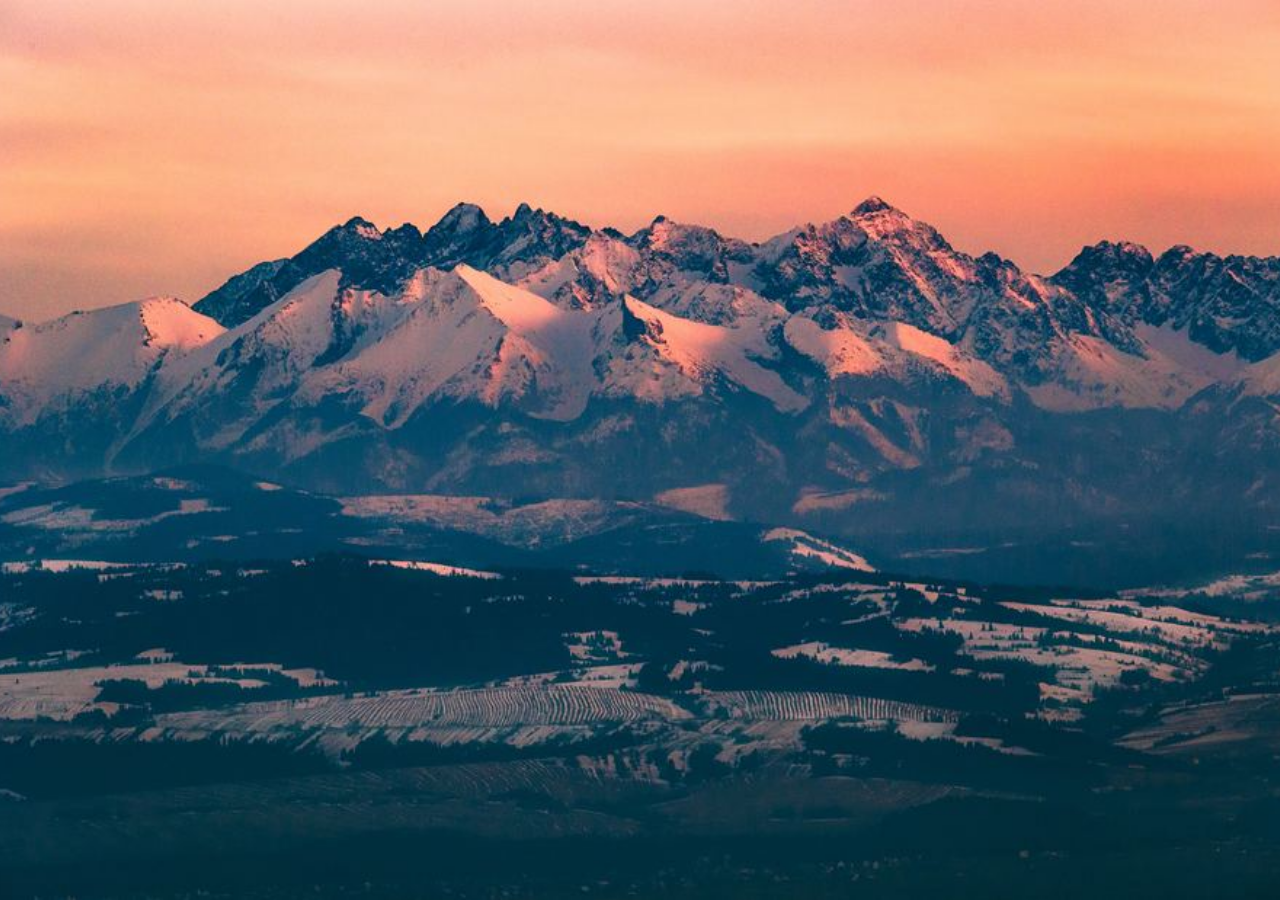
<file: form.html>
<!DOCTYPE html>
<html lang="en">

<head>
    <meta charset="UTF-8">
    <meta name="viewport" content="width=device-width, initial-scale=1.0">
    <link href="https://fonts.googleapis.com/css2?family=Montserrat:wght@600&display=swap" rel="stylesheet">
    <link rel="stylesheet" href="formstyle.css">
    <title>Thời Khóa biểu sinh viên</title>
</head>

<body>
    <div class="contact-form">
        <h1> Thời Khóa Biểu Sinh Viên</h1>
        <div class="txtb">
            <label>Mã số sinh viên :</label>
            <input type="text" name="" value="" placeholder="Nhập Mã Số Sinh Viên">

        </div>
        <div class="txtb">
            <label>Năm học :</label>
            <!-- <input type="email" name="" value="" placeholder="Enter Your Email"> -->
            <div class="body">
                <div class="select">
                    <select name="format" id="format">
                <option value="selected disabled">Chọn Năm Học</option>
                <option value="2020">2020</option>
                <option value="2019">2019</option>
                <option value="2018">2018</option>
                <option value="2017">2017</option>
              </select>
                </div>
            </div>
        </div>
        <div class="txtb">
            <label>Tuần học :</label>
            <!-- <input type="text" name="" value="" placeholder="Enter Your Number"> -->
            <div class="body">
                <div class="select">
                    <select name="format" id="format">
                <option value="selected disabled">Chọn Tuần Học</option>
                <option value="44">44</option>
                <option value="43">43</option>
                <option value="42">42</option>
                <option value="41">41</option>
              </select>
                </div>
            </div>

        </div>
        <!-- <div class="txtb">
            <label>Message :</label>
            <textarea></textarea>
            <a class="btn">Send</a>
        </div> -->
    </div>
</body>

</html>
</file>
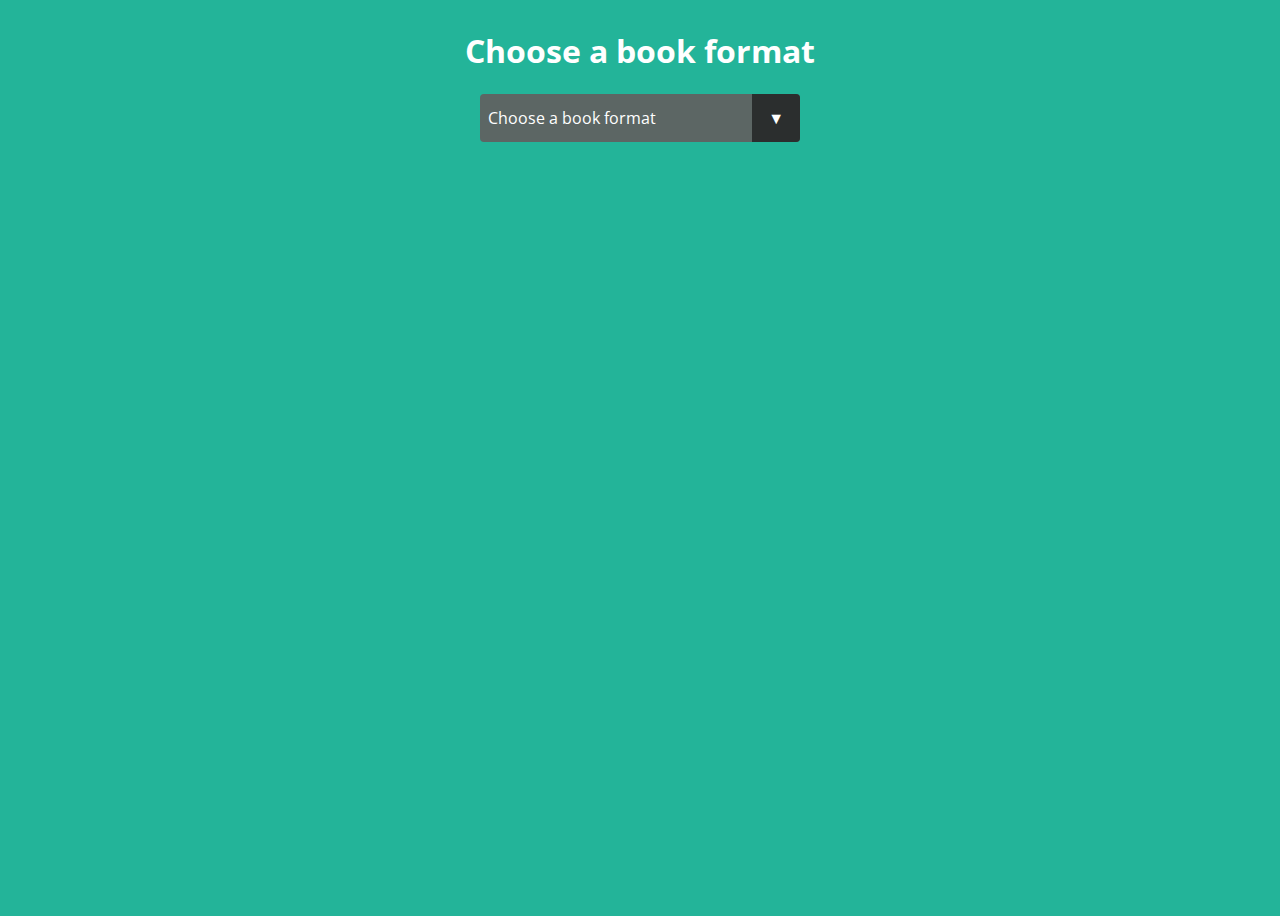
<file: selectform.html>
<!DOCTYPE html>
<html lang="en">

<head>
    <meta charset="UTF-8">
    <meta name="viewport" content="width=device-width, initial-scale=1.0">
    <link href="https://fonts.googleapis.com/css2?family=Open+Sans:wght@700&display=swap" rel="stylesheet">
    <link rel="stylesheet" href="selectform.css">
    <title>Document</title>
</head>

<body>
    <h1>Choose a book format</h1>
    <div class="select">
        <select name="format" id="format">
    <option value="selected disabled">Choose a book format</option>
    <option value="pdf">PDF</option>
    <option value="txt">TXT</option>
    <option value="fb2">FB2</option>
    <option value="mobi">MOBi</option>
  </select>
    </div>
</body>

</html>
</file>
<file: formstyle.css>
body {
    margin: 0;
    padding: 0;
    background: url("/image/moutain.jpg") no-repeat center center fixed;
    background-size: cover;
}


/* đang ẩn thuộc tính form*/

.contact-form {
    opacity: 0;
    width: 85%;
    max-width: 600px;
    background: #f1f1f1;
    position: absolute;
    top: 50%;
    left: 50%;
    transform: translate(-50%, -50%);
    padding: 30px 40px;
    box-sizing: border-box;
    border-radius: 8px;
    text-align: center;
    box-shadow: 0 0 20px #000000b3;
    font-family: 'Montserrat', sans-serif;
}

.contact-form h1 {
    margin-top: 0;
    font-weight: 200;
}

.txtb {
    border: 1px solid gray;
    margin: 8px 0;
    padding: 12px 18px;
    border-radius: 8px;
}

.txtb label {
    display: block;
    text-align: center;
    color: #333;
    text-transform: uppercase;
    font-size: 14px;
}

.txtb input,
.txtb textarea {
    width: 100%;
    border: none;
    background: none;
    outline: none;
    font-size: 18px;
    margin-top: 6px;
}

.btn {
    display: block;
    background-attachment: #9b59b6;
    padding: 14px 0;
    color: white;
    text-transform: uppercase;
    cursor: pointer;
    margin-top: 8px;
    width: 100%;
}


/* phan select */

.body {
    display: flex;
    flex-direction: column;
    justify-content: flex-start;
    /* align-items: center; */
    height: 100%;
    /* background: #23b499; */
    font-family: 'Open Sans', sans-serif;
    color: #fff;
}

select {
    -webkit-appearance: none;
    -moz-appearance: none;
    -ms-appearance: none;
    appearance: none;
    outline: 0;
    box-shadow: none;
    border: 0 !important;
    background: #5c6664;
    background-image: none;
    flex: 1;
    padding: 0 .5em;
    color: #fff;
    cursor: pointer;
    font-size: 1em;
    font-family: 'Open Sans', sans-serif;
}

select::-ms-expand {
    display: none;
}

.select {
    position: relative;
    display: flex;
    width: 100%;
    height: 3em;
    line-height: 3;
    background: #5c6664;
    overflow: hidden;
    border-radius: .25em;
}

.select::after {
    content: '\25BC';
    position: absolute;
    top: 0;
    right: 0;
    padding: 0 1em;
    background: #2b2e2e;
    cursor: pointer;
    pointer-events: none;
    transition: .25s all;
}

.select:hover::after {
    color: #23b499;
}
</file>
<file: selectform.css>
body {
    display: flex;
    flex-direction: column;
    justify-content: flex-start;
    align-items: center;
    height: 100vh;
    background: #23b499;
    font-family: 'Open Sans', sans-serif;
    color: #fff;
}

select {
    -webkit-appearance: none;
    -moz-appearance: none;
    -ms-appearance: none;
    appearance: none;
    outline: 0;
    box-shadow: none;
    border: 0 !important;
    background: #5c6664;
    background-image: none;
    flex: 1;
    padding: 0 .5em;
    color: #fff;
    cursor: pointer;
    font-size: 1em;
    font-family: 'Open Sans', sans-serif;
}

select::-ms-expand {
    display: none;
}

.select {
    position: relative;
    display: flex;
    width: 20em;
    height: 3em;
    line-height: 3;
    background: #5c6664;
    overflow: hidden;
    border-radius: .25em;
}

.select::after {
    content: '\25BC';
    position: absolute;
    top: 0;
    right: 0;
    padding: 0 1em;
    background: #2b2e2e;
    cursor: pointer;
    pointer-events: none;
    transition: .25s all;
}

.select:hover::after {
    color: #23b499;
}
</file>
